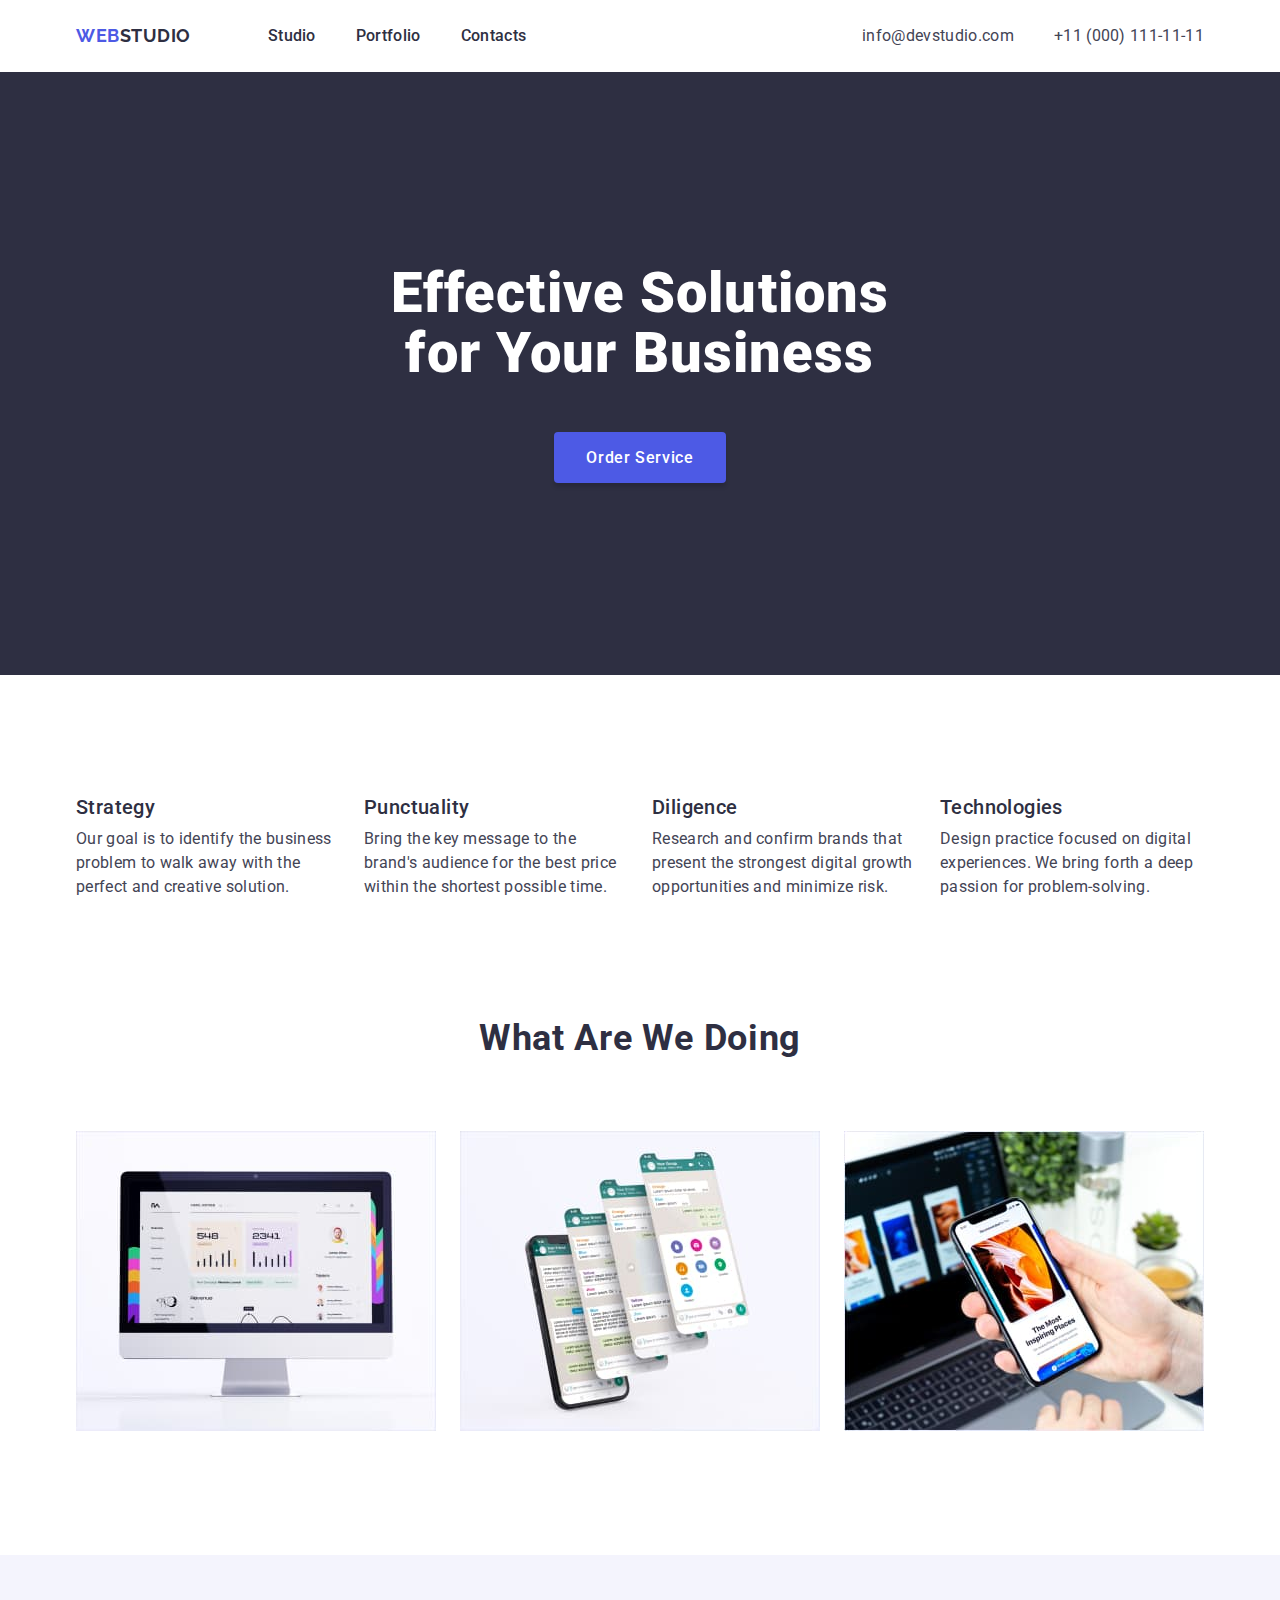
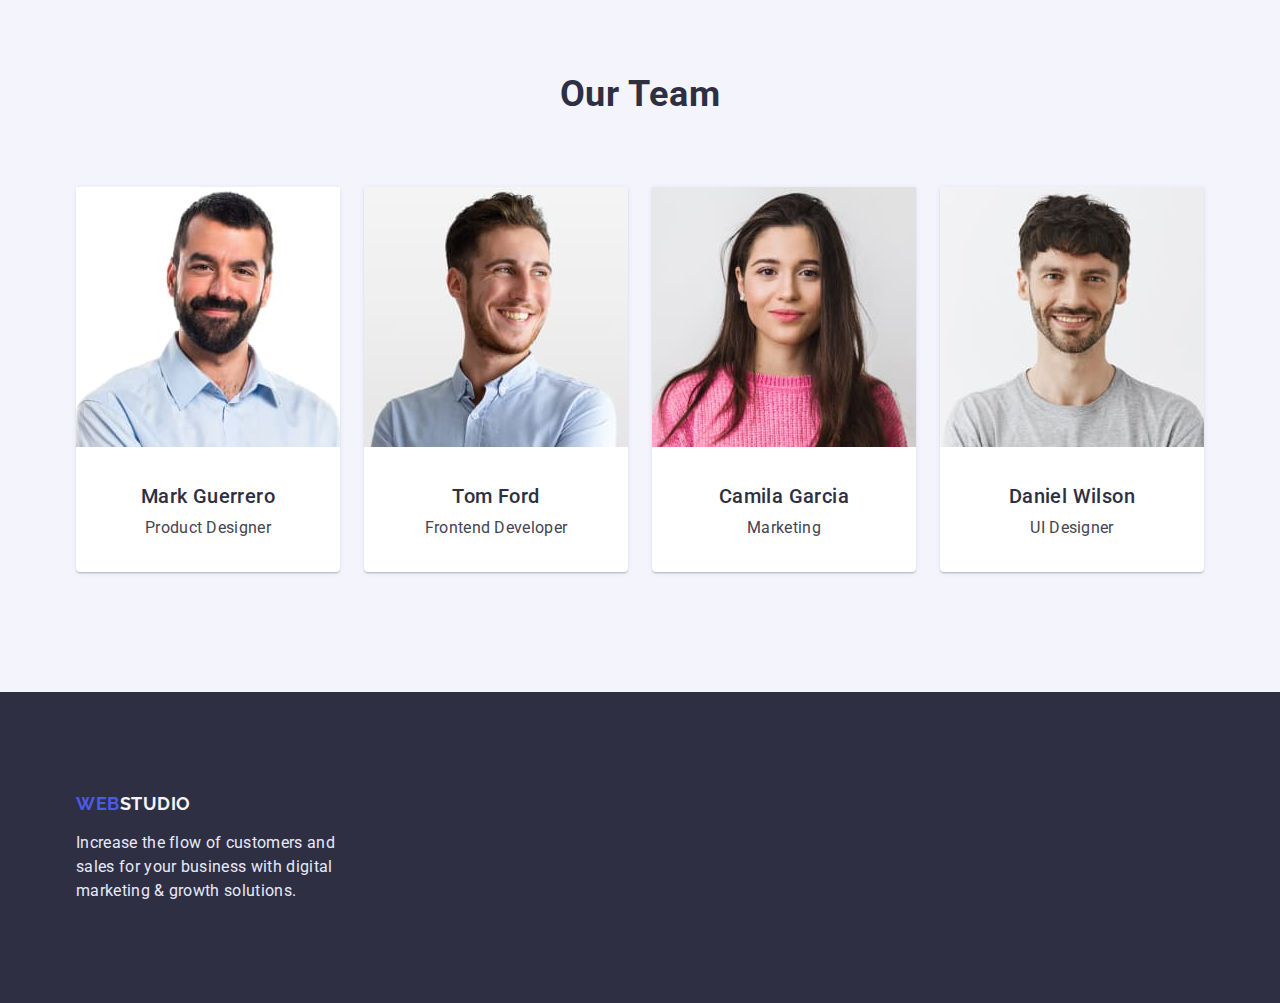
<file: index.html>
<!DOCTYPE html>
<html lang="en">
<head>
    <meta charset="UTF-8">
    <meta http-equiv="X-UA-Compatible" content="IE=edge">
    <meta name="viewport" content="width=device-width, initial-scale=1.0">
    <link href="https://fonts.googleapis.com/css2?family=Raleway:wght@700&family=Roboto:wght@400;500;700;900&display=swap"
        rel="stylesheet">
    <link rel="stylesheet" href="https://cdnjs.cloudflare.com/ajax/libs/modern-normalize/1.1.0/modern-normalize.min.css">

    <link rel="stylesheet" href="./css/styles.css">
    <title>WebStudio</title>
</head>
<body>
    <header>
        <div class="container main-nav">
            <nav class="main-nav">
                <a href="./index.html" class="logo">Web<span class="head-logo">Studio</span></a>
                <ul class="list site-nav">
                    <li class="item"><a href="./index.html" class="nav">Studio</a></li>
                    <li class="item"><a href="./portfolio.html" class="nav">Portfolio</a></li>
                    <li class="item"><a href="" class="nav">Contacts</a></li>
                </ul>
            </nav>
            <ul class="list contacts">
                <li class="item"><a href="mailto:info@devstudio.com" class="head-contacts">info@devstudio.com</a></li>
                <li class="item"><a href="tel:+110001111111" class="head-contacts">+11 (000) 111-11-11</a></li>
            </ul>
        </div>
    </header>

    <main>
        <section class="hero section">
            <h1 class="hero-title">Effective Solutions<br>for Your Business</h1>
            <button type="button" class="button">Order Service</button>
        </section>
        <section class="section">
            <div class="container">
                <h2 class="visually-hidden">Our features</h2>
                <ul class="list features">
                    <li class="features-list"> 
                        <h3 class="features-title">Strategy</h3> 
                        <p class="features-text">Our goal is to identify the business problem to walk away with the perfect and creative solution.</p> 
                    </li>
                    <li class="features-list">
                        <h3 class="features-title">Punctuality</h3>
                        <p class="features-text">Bring the key message to the brand's audience for the best price within the shortest possible time.</p>
                    </li>
                    <li class="features-list">
                        <h3 class="features-title">Diligence</h3>
                        <p class="features-text">Research and confirm brands that present the strongest digital growth opportunities and minimize risk.</p>
                    </li>
                    <li class="features-list">
                        <h3 class="features-title">Technologies</h3>
                        <p class="features-text">Design practice focused on digital experiences. We bring forth a deep passion for problem-solving.</p>
                    </li>
                </ul>
            </div>
        </section>
        <section class="directions section ">
            <div class="container">
                <h2 class="directions-title">What are we doing</h2>
                    <ul class="list directions-list">
                        <li><img src="./images/box1.jpg" alt="Programming" width="360"></li>
                        <li><img src="./images/box2.jpg" alt="Design" width="360"></li>
                        <li><img src="./images/box3.jpg" alt="Adaptation" width="360"></li>
                    </ul>
            </div>
        </section>
        <section class="team section">
        <div class="container">
            <h2 class="team-title">Our Team</h2>
            
                <ul class="list team-list">
                    <li class="team-card">
                        <img src="./images/photo1.jpg" alt="Mark Guerrero" width="264" class="team-img">
                        <h3 class="team-name">Mark Guerrero</h3>
                        <p class="team-proff">Product Designer</p>
                    </li>
                    <li class="team-card">
                        <img src="./images/photo2.jpg" alt="Tom Ford" width="264" class="team-img">
                        <h3 class="team-name">Tom Ford</h3>
                        <p class="team-proff">Frontend Developer</p>
                    </li>
                    <li class="team-card">
                        <img src="./images/photo3.jpg" alt="Camila Garcia" width="264" class="team-img">
                        <h3 class="team-name">Camila Garcia</h3>
                        <p class="team-proff">Marketing</p>
                    </li>
                    <li class="team-card">
                        <img src="./images/photo4.jpg" alt="Daniel Wilson" width="264" class="team-img">
                        <h3 class="team-name">Daniel Wilson</h3>
                        <p class="team-proff">UI Designer</p>
                    </li>
                </ul>
        </div>
        </section>
    </main>

    <footer class="foot">
        <div class="container">
            <a href="./index.html" class="logo">Web<span class="foot-logo">Studio</span></a>
            <p class="foot-text">Increase the flow of customers and sales for your business with digital marketing & growth solutions.</p>
        </div>
     </footer>

</body>
</html>
</file>
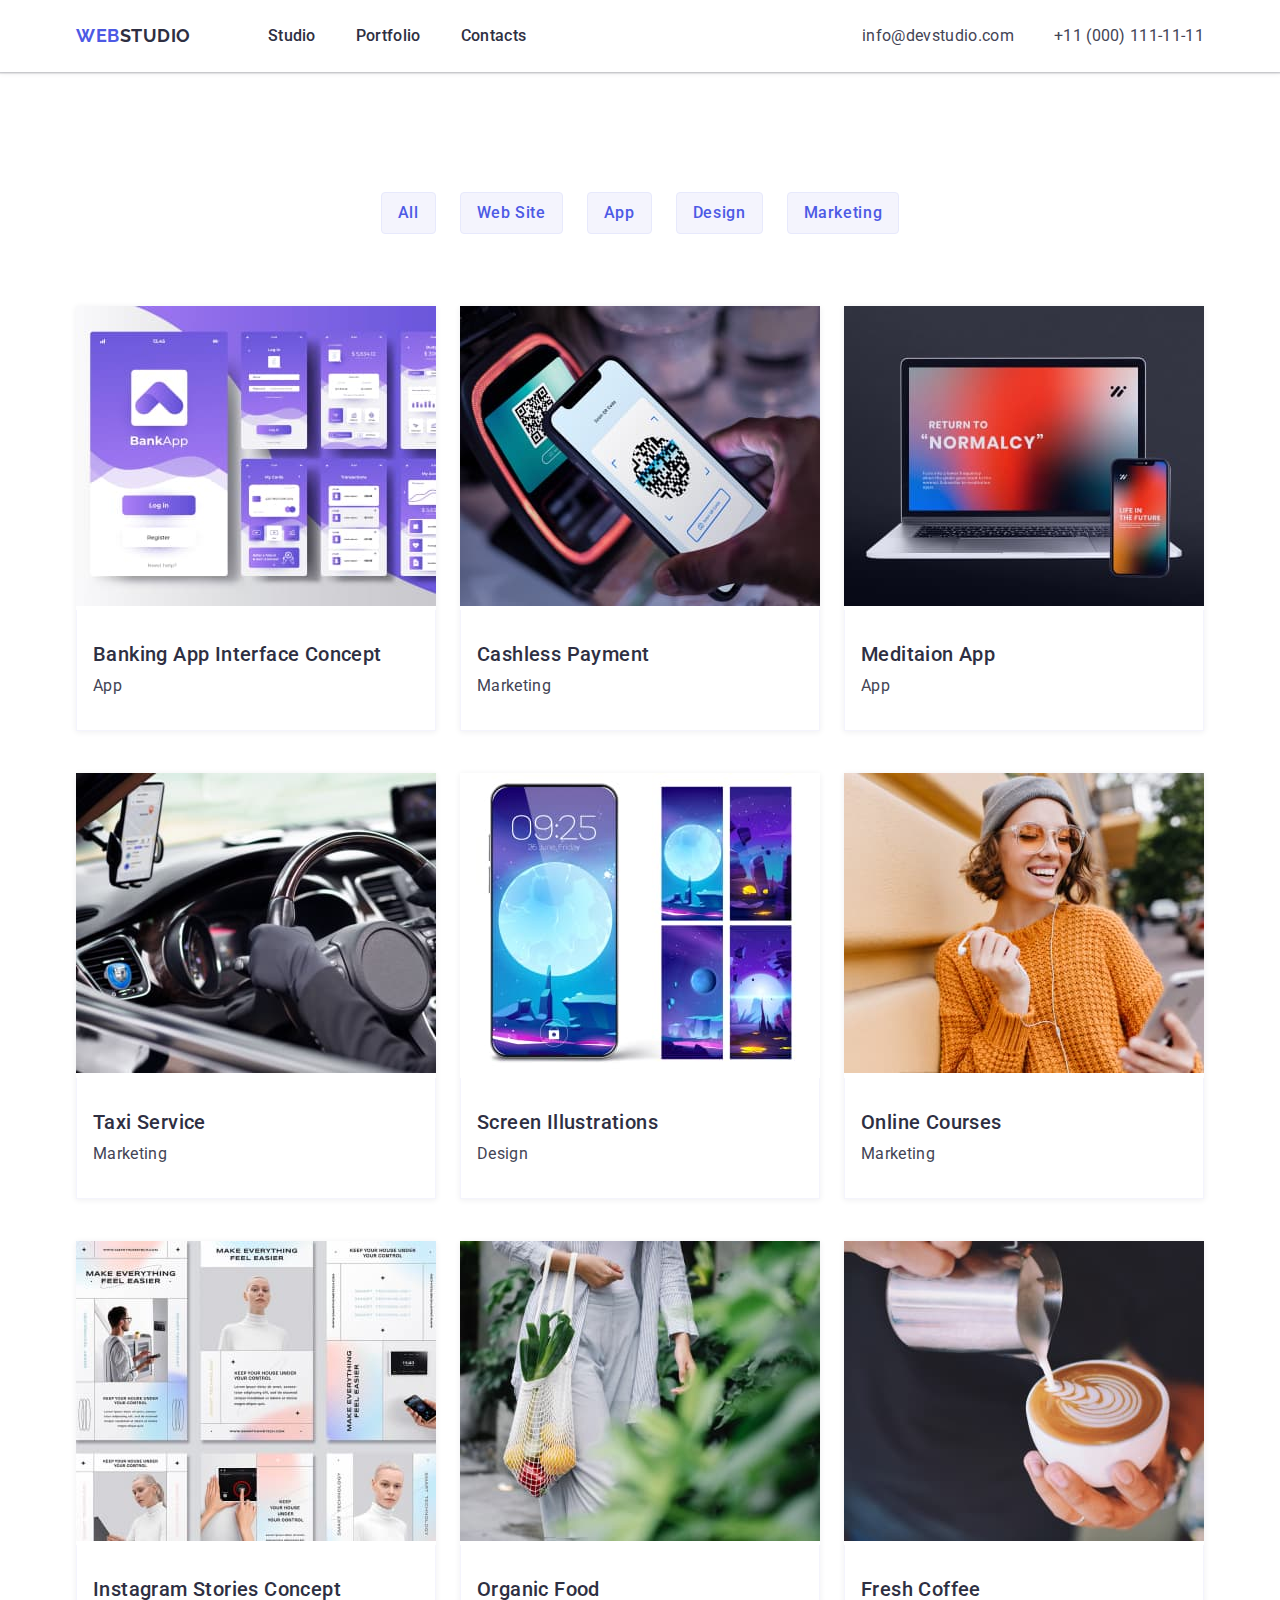
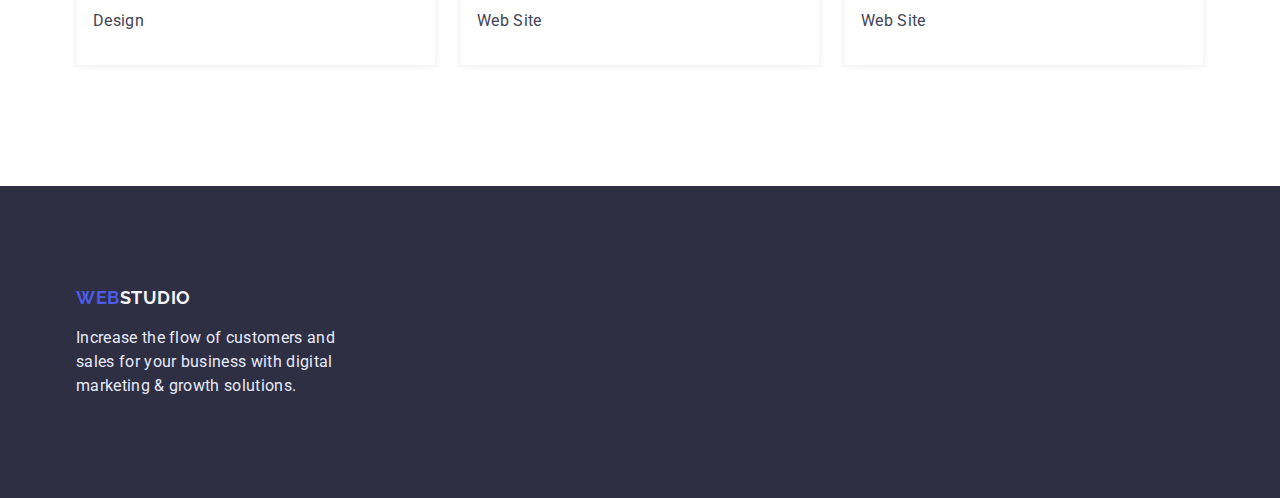
<file: portfolio.html>
<!DOCTYPE html>
<html lang="en">
<head>
    <meta charset="UTF-8">
    <meta http-equiv="X-UA-Compatible" content="IE=edge">
    <meta name="viewport" content="width=device-width, initial-scale=1.0">
    <link href="https://fonts.googleapis.com/css2?family=Raleway:wght@700&family=Roboto:wght@400;500;700;900&display=swap"
        rel="stylesheet">
    <link rel="stylesheet" href="https://cdnjs.cloudflare.com/ajax/libs/modern-normalize/1.1.0/modern-normalize.min.css">
    <link rel="stylesheet" href="./css/styles.css">
    <title>Portfolio</title>
</head>
<body>
    <header>
        <div class="container main-nav">
            <nav class="main-nav">
                <a href="./index.html" class="logo">Web<span class="head-logo">Studio</span></a>
                <ul class="list site-nav">
                    <li class="item"><a href="./index.html" class="nav">Studio</a></li>
                    <li class="item"><a href="./portfolio.html" class="nav">Portfolio</a></li>
                    <li class="item"><a href="" class="nav">Contacts</a></li>
                </ul>
            </nav>
            <ul class="list contacts">
                <li class="item"><a href="mailto:info@devstudio.com" class="head-contacts">info@devstudio.com</a></li>
                <li class="item"><a href="tel:+110001111111" class="head-contacts">+11 (000) 111-11-11</a></li>
            </ul>
        </div>
    </header>

    <main>
        <section class="section">
            <div class="container">
                <h1 class="visually-hidden">Portfolio</h1>
                <ul class="list list-portfolio-button">
                    <li class="list-button"><button type="button" class="portfolio-button">All</button></li>
                    <li class="list-button"><button type="button" class="portfolio-button">Web Site</button></li>
                    <li class="list-button"><button type="button" class="portfolio-button">App</button></li>
                    <li class="list-button"><button type="button" class="portfolio-button">Design</button></li>
                    <li class="list-button"><button type="button" class="portfolio-button">Marketing</button></li>
                </ul>
                <ul class="list projects">
                    <li class="project-card">
                        <img src="./images/project1.jpg" alt="Banking App Interface Concept" width="360" class="img-portfolio">
                        <div class="text-project-card">
                            <h2 class="project-name">Banking App Interface Concept</h2>
                            <p class="project-direction">App</p>
                        </div>
                    </li>
                    <li class="project-card">
                        <img src="./images/project2.jpg" alt="Cashless Payment" width="360" class="img-portfolio">
                        <div class="text-project-card">
                            <h2 class="project-name">Cashless Payment</h2>
                            <p class="project-direction">Marketing</p>
                        </div>
                    </li>
                    <li class="project-card">
                        <img src="./images/project3.jpg" alt="Meditaion App" width="360" class="img-portfolio">
                        <div class="text-project-card">
                            <h2 class="project-name">Meditaion App</h2>
                            <p class="project-direction">App</p>
                        </div>
                    </li>
                    <li class="project-card">
                        <img src="./images/project4.jpg" alt="Taxi Service" width="360" class="img-portfolio">
                        <div class="text-project-card">
                            <h2 class="project-name">Taxi Service</h2>
                            <p class="project-direction">Marketing</p>
                        </div>
                    </li>
                    <li class="project-card">
                        <img src="./images/project5.jpg" alt="Screen Illustrations" width="360" class="img-portfolio">
                        <div class="text-project-card">
                            <h2 class="project-name">Screen Illustrations</h2>
                            <p class="project-direction">Design</p>
                        </div>
                    </li>
                    <li class="project-card">
                        <img src="./images/project6.jpg" alt="Online Courses" width="360" class="img-portfolio">
                        <div class="text-project-card">
                            <h2 class="project-name">Online Courses</h2>
                            <p class="project-direction">Marketing</p>
                        </div>
                    </li>
                    <li class="project-card">
                        <img src="./images/project7.jpg" alt="Instagram Stories Concept" width="360" class="img-portfolio">
                        <div class="text-project-card">
                            <h2 class="project-name">Instagram Stories Concept</h2>
                            <p class="project-direction">Design</p>
                        </div>
                    </li>
                    <li class="project-card">
                        <img src="./images/project8.jpg" alt="Organic Food" width="360" class="img-portfolio">
                        <div class="text-project-card">
                            <h2 class="project-name">Organic Food</h2>
                            <p class="project-direction">Web Site</p>
                        </div>
                    </li>
                    <li class="project-card">
                        <img src="./images/project9.jpg" alt="Fresh Coffee" width="360" class="img-portfolio">
                        <div class="text-project-card">
                            <h2 class="project-name">Fresh Coffee</h2>
                            <p class="project-direction">Web Site</p>
                        </div>
                    </li>

                </ul>
            </div>
        </section>

    </main>

    <footer class="foot">
        <div class="container">
            <a href="./index.html" class="logo">Web<span class="foot-logo">Studio</span></a>
            <p class="foot-text">Increase the flow of customers and sales for your business with digital marketing & growth solutions.</p>
        </div>
     </footer>

</body>
</html>
</file>
<file: css/styles.css>
:root {
    --primary-text-color: #2E2F42;
    --seconadary-text-color: #434455;
    --accent-color: #4D5AE5;
    --primary-bgc-color: #FFF;
    --secondary-bgc-color: #2E2F42;
    --section-bgc-color: #F4F4FD;
}

body {
    background-color: var(--primary-bgc-color);
    color: var(--primary-text-color);
    font-family: Roboto, sans-serif;
}

h1, h2, h3, h4, h5, h6, p, ul {
    margin-top: 0;
    margin-bottom: 0;
}

.section {
    padding-top: 120px;
    padding-bottom: 120px;
   
}

.container {
    margin-left: auto;
    margin-right: auto;
    padding-left: 15px;
    padding-right: 15px;
    width: 1158px;
    
}

.list {
    list-style: none;
    padding: 0;

}


    /* Шапка */

header {
    box-shadow: 0px 1px 6px rgba(46, 47, 66, 0.08), 0px 1px 1px rgba(46, 47, 66, 0.16), 0px 2px 1px rgba(46, 47, 66, 0.08);
    padding-top: 24px;
    padding-bottom: 24px;
}





.logo {
    color: var(--accent-color);
    font-family: 'Raleway';
    font-style: normal;
    font-weight: 700;
    font-size: 18px;
    line-height: 1.33;
    letter-spacing: 0.03em;
    text-transform: uppercase;
    text-decoration: none;
}

.head-logo {
    color: var(--primary-text-color);
}

.nav {
    
    color: var(--primary-text-color);
    font-weight: 500;
    font-size: 16px;
    line-height: 1.5;
    letter-spacing: 0.02em;
    text-decoration: none;
    
}

.main-nav {
    display: flex;
    
}

.site-nav {
    display: flex;
    margin-left: 77px;
}

.item + .item {
    margin-left: 40px;
}



.nav:hover,
.nav:focus {
    color: var(--accent-color);
}

.contacts {
    display: flex;
    margin-left: auto;
}


.head-contacts {
    color: var(--seconadary-text-color);
    font-weight: 400;
    font-size: 16px;
    line-height: 1.5;
    letter-spacing: 0.02em;
    text-decoration: none;
}

.head-contacts:hover,
.head-contacts:focus {
    color: var(--accent-color);
}

    /* Герой */



.hero {
    background-color: var(--secondary-bgc-color);
    text-align: center;
    padding-top: 192px;
    padding-bottom: 192px;
    
}

.hero-title {
    color: #FFF;
    font-family: 'Roboto';
    font-style: normal;
    font-weight: 900;
    font-size: 56px;
    line-height: 1.07;
    letter-spacing: 0.02em;
    margin-bottom: 48px;

}

.button {
    color: #fff;
    background-color: var(--accent-color);
    cursor: pointer;
    font-family: inherit;
    font-weight: 500;
    font-size: 16px;
    line-height: 1.19;
    letter-spacing: 0.04em;

    display: inline-block;

    box-shadow: 0px 4px 4px rgba(0, 0, 0, 0.15);
    border-radius: 4px;
    padding: 16px 32px;
    min-width: 170px;
    border: none;
    
}

.button:hover,
.button:focus {
    background-color: #404BBF;
}

    /* Наші переваги */



.visually-hidden {
    position: absolute;
    white-space: nowrap;
    width: 1px;
    height: 1px;
    overflow: hidden;
    border: 0;
    padding: 0;
    clip: rect(0 0 0 0);
    clip-path: inset(50%);
    margin: -1px;
}

.features {
    display: flex;
    justify-content: space-between;

 
}
.features-list {
    width: 264px;
}

.features-title {
    color: var(--primary-text-color);
    font-weight: 500;
    font-size: 20px;
    line-height: 1.2;
    letter-spacing: 0.02em;
    margin-bottom: 8px;
}

.features-text {
    color: var(--seconadary-text-color);
    font-weight: 400;
    font-size: 16px;
    line-height: 1.5;
    letter-spacing: 0.02em;
    
}

    /* Напрямки роботи */

.directions {
    padding-top: 0;
}

.directions-list {
    display: flex;
    justify-content: space-between;
}

.directions-title {
    color: var(--primary-text-color);
    font-weight: 700;
    font-size: 36px;
    line-height: 1.11;
    text-align: center;
    letter-spacing: 0.02em;
    text-transform: capitalize;
    margin-bottom: 72px;
}

    /* Команда */

.team {
    background-color: #F4F4FD;
}

.team-list {
    display: flex;
    justify-content: space-between;

}

.team-title {
    color: var(--primary-text-color);
    font-weight: 700;
    font-size: 36px;
    line-height: 1.11;
    text-align: center;
    letter-spacing: 0.02em;
    text-transform: capitalize;
    margin-bottom: 72px;

}

.team-card {
    padding-bottom: 32px;
    background-color: var(--primary-bgc-color);
    box-shadow: 0px 1px 6px rgba(46, 47, 66, 0.08), 0px 1px 1px rgba(46, 47, 66, 0.16), 0px 2px 1px rgba(46, 47, 66, 0.08);
    border-radius: 0px 0px 4px 4px;

}

.team-img {
    margin-bottom: 32px;
}

.team-name {
    color: var(--primary-text-color);
    font-weight: 500;
    font-size: 20px;
    line-height: 1.2;
    text-align: center;
    letter-spacing: 0.02em;
    margin-bottom: 8px;

}

.team-proff {
    color: var(--seconadary-text-color);
    font-weight: 400;
    font-size: 16px;
    line-height: 1.5;
    text-align: center;
    letter-spacing: 0.02em;

}

    /* Підвал */

.foot {
    background-color: var(--secondary-bgc-color);
    padding-top: 100px;
    padding-bottom: 100px;
    
}

.foot-logo {
    color: #F4F4FD;
    
}

.foot-text {
    margin-top: 16px;

    color: #E7E9FC;
    font-weight: 400;
    font-size: 16px;
    line-height: 1.5;
    letter-spacing: 0.02em;
    width: 264px;
}

    /* Портфоліо */

.portfolio-button {
    padding: 8px 16px;
    border: 1px solid #E7E9FC;
    border-radius: 4px;
    
    color: var(--accent-color);
    background-color: var(--section-bgc-color);
    cursor: pointer;
    font-family: inherit;
    font-weight: 500;
    font-size: 16px;
    line-height: 1.5;
    letter-spacing: 0.04em;
 

    

}

.portfolio-button:hover,
.portfolio-button:focus {
    color: #FFF;
    background-color: var(--accent-color);

}

.projects {
    display: flex;
    flex-wrap: wrap;
    }



.project-card {
    
    box-shadow: 0px 1px 6px rgba(46, 47, 66, 0.08);
    margin-bottom: 42px;
    margin-right: 24px;
    width: 360px;
    
   
}

.text-project-card {
    padding: 32px 16px;
    border: 0.5px solid #F4F4FD;
    border-top: none;
    background-color: #fff;
    margin-top: 0;
}

.project-card:nth-child(3n) {
    margin-right: 0;
}

.project-card:nth-last-child(-n + 3) {
  margin-bottom: 0;
}

.project-name {
    margin-bottom: 8px;

    color: var(--primary-text-color);
    font-weight: 500;
    font-size: 20px;
    line-height: 1.2;
    letter-spacing: 0.02em;

}

.project-direction {

    color: var(--seconadary-text-color);
    font-weight: 400;
    font-size: 16px;
    line-height: 1.5;
    letter-spacing: 0.02em;
}

.list-portfolio-button {
    display: flex;
    margin-bottom: 72px;
    justify-content: center;
}

.list-button:not(:last-child) {
    margin-right: 24px;

}
</file>
